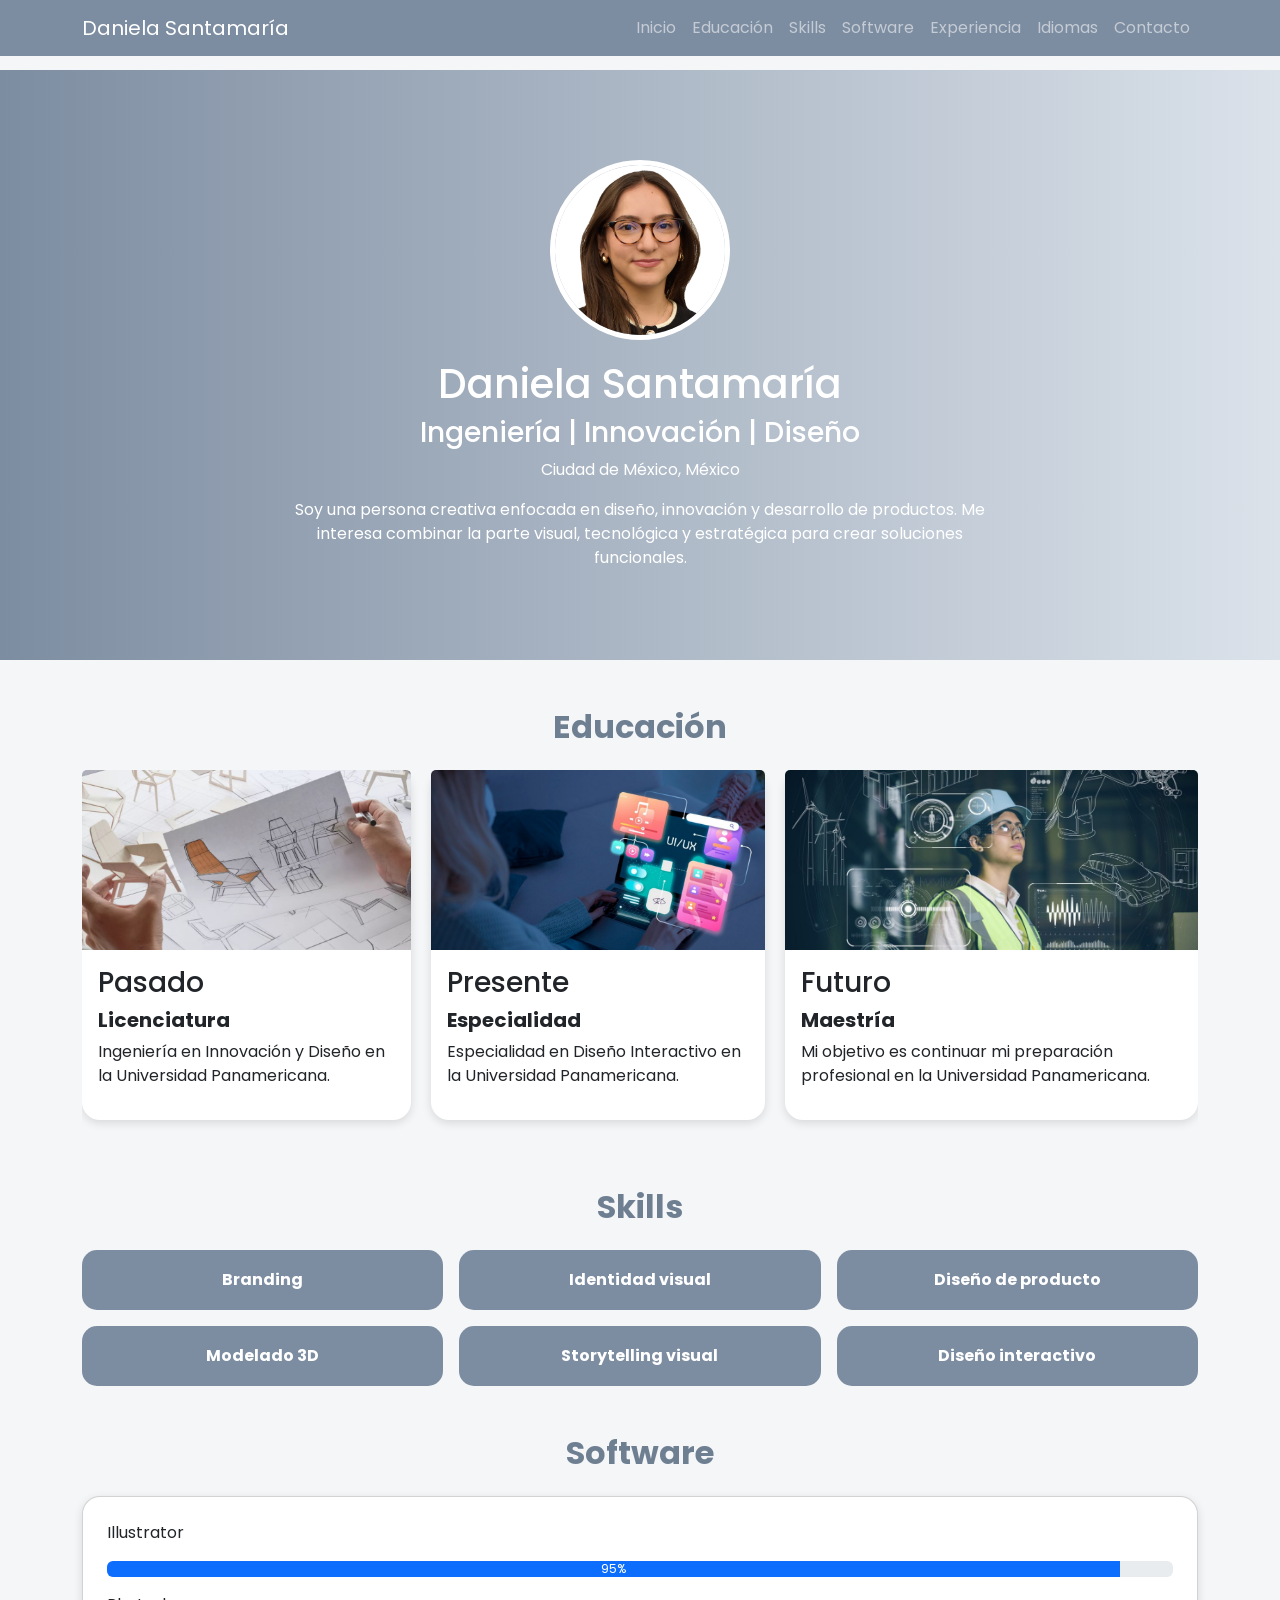
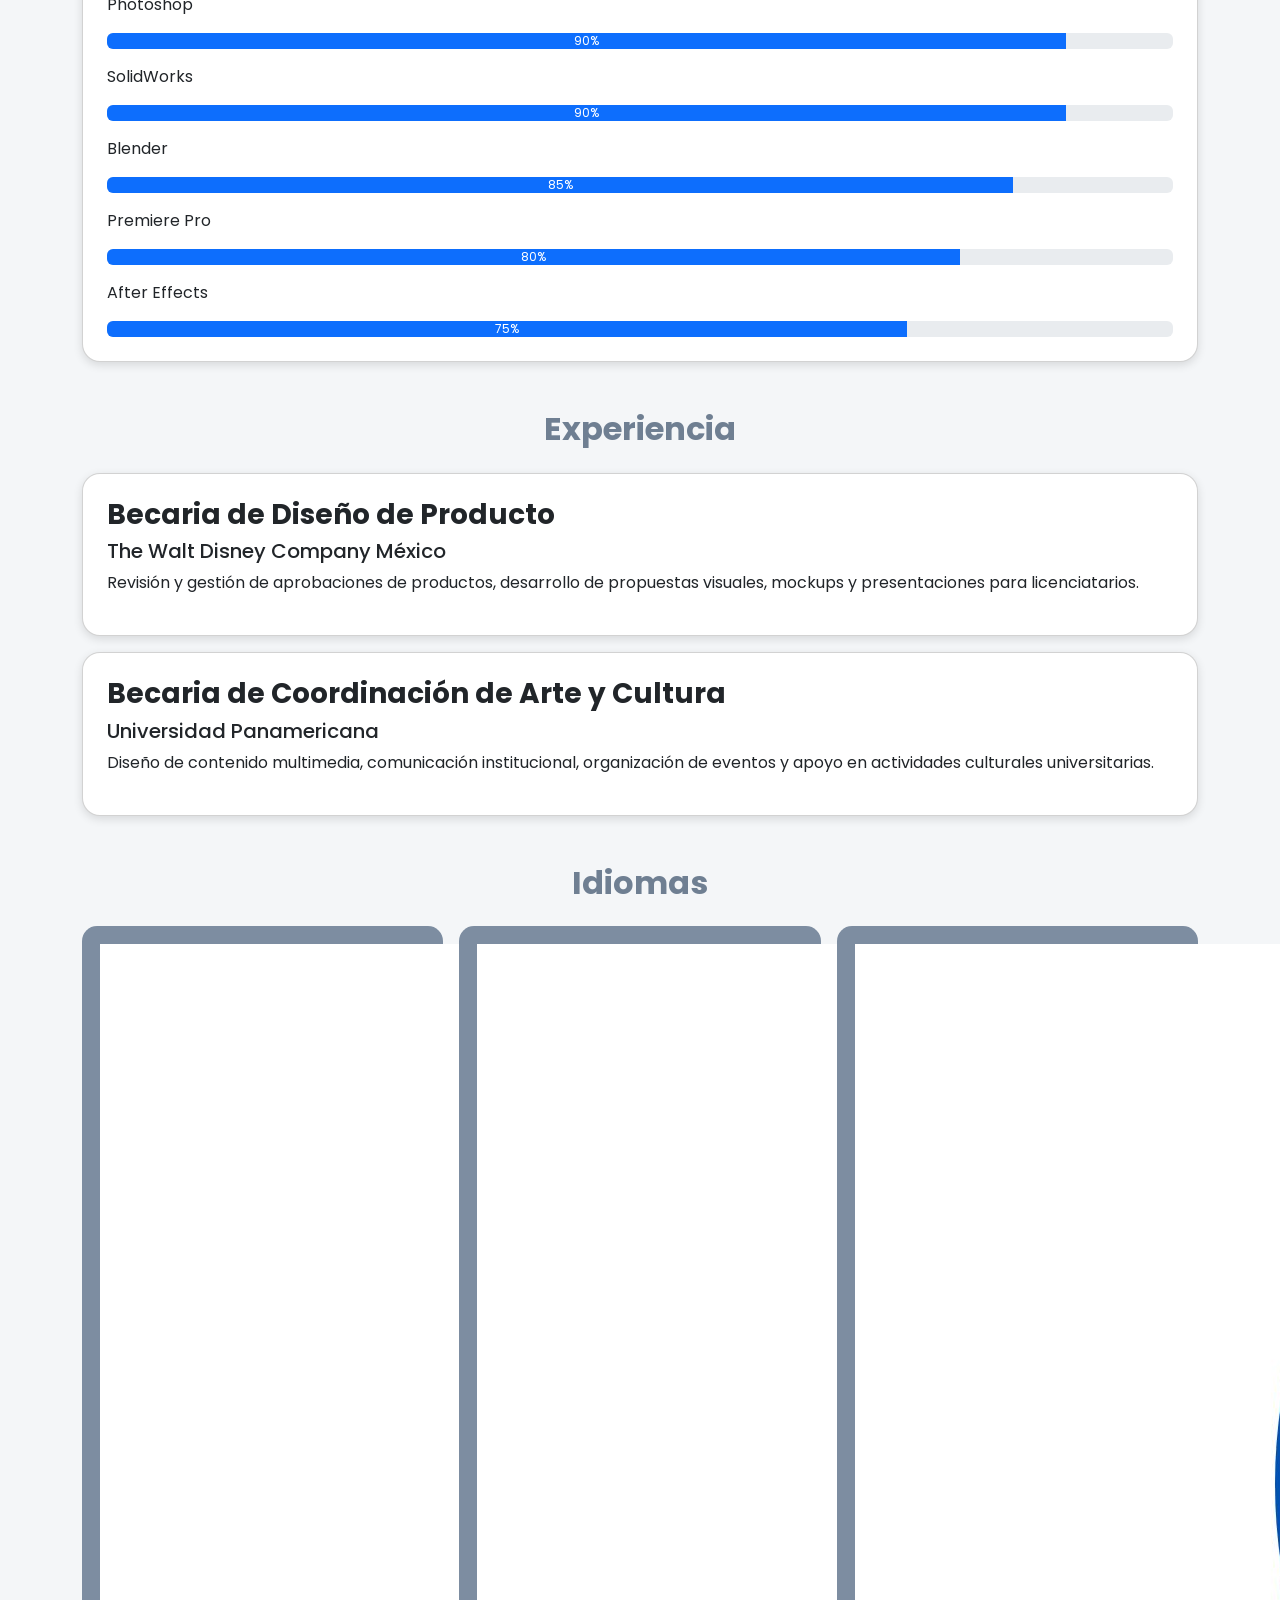
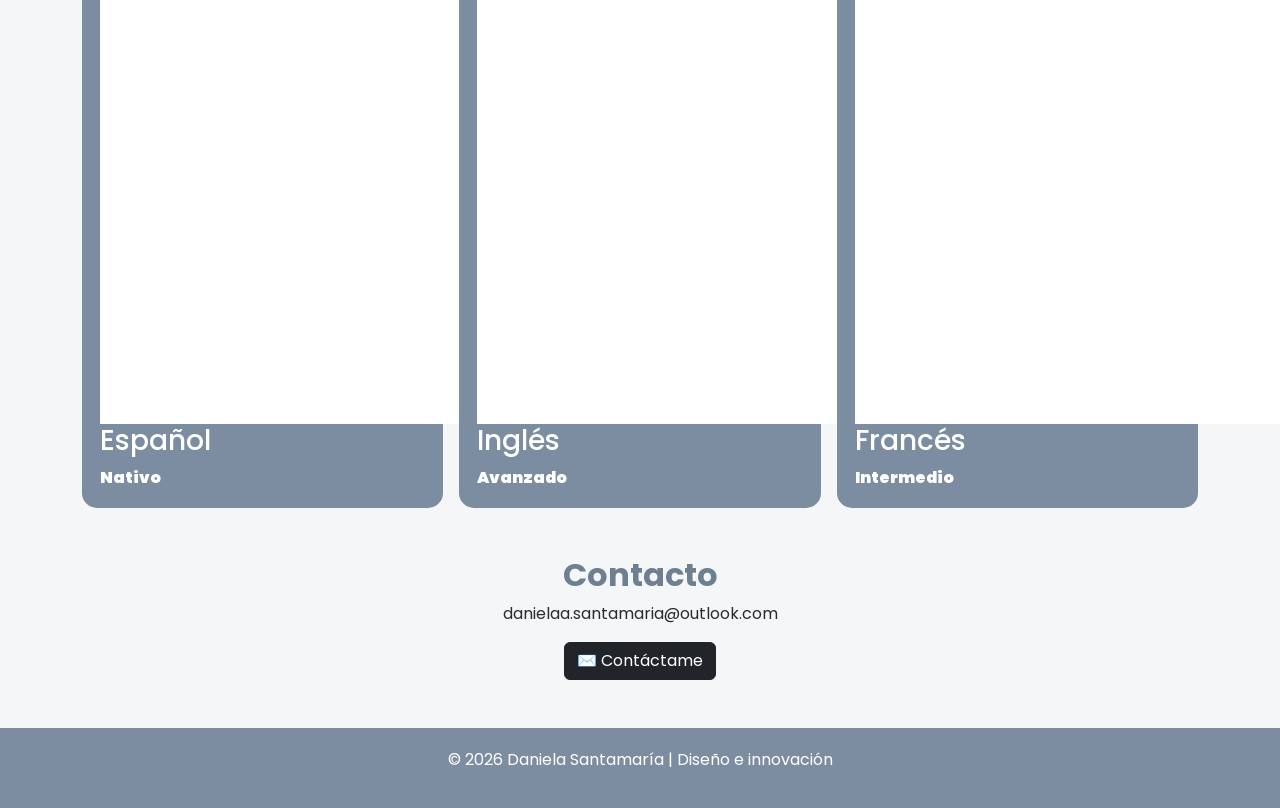
<file: index.html>
<!DOCTYPE html>
<html lang="es">
<head>
    <meta charset="UTF-8">
    <meta name="viewport" content="width=device-width, initial-scale=1.0">
    <title>Daniela Santamaría | Perfil Personal</title>

    <link href="https://cdn.jsdelivr.net/npm/bootstrap@5.3.3/dist/css/bootstrap.min.css" rel="stylesheet">
    <link href="https://fonts.googleapis.com/css2?family=Poppins:wght@300;400;600;700&display=swap" rel="stylesheet">
    <link rel="stylesheet" href="style.css">
</head>

<body>

<header>
    <nav class="navbar navbar-expand-lg navbar-dark fixed-top">
        <div class="container">
            <a class="navbar-brand" href="#inicio">Daniela Santamaría</a>

            <button class="navbar-toggler" type="button" data-bs-toggle="collapse" data-bs-target="#menu">
                <span class="navbar-toggler-icon"></span>
            </button>

            <div class="collapse navbar-collapse" id="menu">
                <ul class="navbar-nav ms-auto">
                    <li class="nav-item"><a class="nav-link" href="#inicio">Inicio</a></li>
                    <li class="nav-item"><a class="nav-link" href="#trayectoria">Educación</a></li>
                    <li class="nav-item"><a class="nav-link" href="#skills">Skills</a></li>
                    <li class="nav-item"><a class="nav-link" href="#software">Software</a></li>
                    <li class="nav-item"><a class="nav-link" href="#experiencia">Experiencia</a></li>
                    <li class="nav-item"><a class="nav-link" href="#idiomas">Idiomas</a></li>
                    <li class="nav-item"><a class="nav-link" href="#contacto">Contacto</a></li>
                </ul>
            </div>
        </div>
    </nav>
</header>

<main>

    <section id="inicio" class="hero">
        <div class="container text-center">
            <img src="foto.JPEG" alt="Foto de Daniela Santamaría" class="foto-perfil">

            <h1>Daniela Santamaría</h1>
            <h3>Ingeniería | Innovación | Diseño</h3>
            <p>Ciudad de México, México</p>

            <p class="intro">
                Soy una persona creativa enfocada en diseño, innovación y desarrollo de productos.
                Me interesa combinar la parte visual, tecnológica y estratégica para crear soluciones funcionales.
            </p>
        </div>
    </section>

    <section id="trayectoria" class="container my-5">
        <h2 class="text-center mb-4">Educación</h2>

        <div class="scroll-horizontal">
            <article class="card tarjeta">
                <img src="pasado.jpg" class="card-img-top" alt="Licenciatura">
                <div class="card-body">
                    <h3>Pasado</h3>
                    <h5><strong>Licenciatura</strong></h5>
                    <p>Ingeniería en Innovación y Diseño en la Universidad Panamericana.</p>
                </div>
            </article>

            <article class="card tarjeta">
                <img src="presente.jpg" class="card-img-top" alt="Especialidad">
                <div class="card-body">
                    <h3>Presente</h3>
                    <h5><strong>Especialidad</strong></h5>
                    <p>Especialidad en Diseño Interactivo en la Universidad Panamericana.</p>
                </div>
            </article>

            <article class="card tarjeta">
                <img src="futuro.jpg" class="card-img-top" alt="Maestría">
                <div class="card-body">
                    <h3>Futuro</h3>
                    <h5><strong>Maestría</strong></h5>
                    <p>Mi objetivo es continuar mi preparación profesional en la Universidad Panamericana.</p>
                </div>
            </article>
        </div>
    </section>

    <section id="skills" class="container my-5">
        <h2 class="text-center mb-4">Skills</h2>

        <div class="row g-3 text-center">
            <article class="col-6 col-md-4"><div class="skill">Branding</div></article>
            <article class="col-6 col-md-4"><div class="skill">Identidad visual</div></article>
            <article class="col-6 col-md-4"><div class="skill">Diseño de producto</div></article>
            <article class="col-6 col-md-4"><div class="skill">Modelado 3D</div></article>
            <article class="col-6 col-md-4"><div class="skill">Storytelling visual</div></article>
            <article class="col-6 col-md-4"><div class="skill">Diseño interactivo</div></article>
        </div>
    </section>

    <section id="software" class="container my-5">
        <h2 class="text-center mb-4">Software</h2>

        <div class="card p-4">
            <p>Illustrator</p>
            <div class="progress mb-3">
                <div class="progress-bar" style="width: 95%">95%</div>
            </div>

            <p>Photoshop</p>
            <div class="progress mb-3">
                <div class="progress-bar" style="width: 90%">90%</div>
            </div>

            <p>SolidWorks</p>
            <div class="progress mb-3">
                <div class="progress-bar" style="width: 90%">90%</div>
            </div>

            <p>Blender</p>
            <div class="progress mb-3">
                <div class="progress-bar" style="width: 85%">85%</div>
            </div>

            <p>Premiere Pro</p>
            <div class="progress mb-3">
                <div class="progress-bar" style="width: 80%">80%</div>
            </div>

            <p>After Effects</p>
            <div class="progress">
                <div class="progress-bar" style="width: 75%">75%</div>
            </div>
        </div>
    </section>

    <section id="experiencia" class="container my-5">
        <h2 class="text-center mb-4">Experiencia</h2>

        <article class="card p-4 mb-3">
            <h3><strong>Becaria de Diseño de Producto</strong></h3>
            <h5>The Walt Disney Company México</h5>
            <p>Revisión y gestión de aprobaciones de productos, desarrollo de propuestas visuales, mockups y presentaciones para licenciatarios.</p>
        </article>

        <article class="card p-4">
            <h3><strong>Becaria de Coordinación de Arte y Cultura</strong></h3>
            <h5>Universidad Panamericana</h5>
            <p>Diseño de contenido multimedia, comunicación institucional, organización de eventos y apoyo en actividades culturales universitarias.</p>
        </article>
    </section>

    <section id="idiomas" class="container my-5">
        <h2 class="text-center mb-4">Idiomas</h2>

        <div class="row g-3">
            <article class="col-md-4">
                <div class="idioma">
                    <img src="espanol.jpg" alt="Español" class="img-idioma">
                    <div>
                        <h3>Español</h3>
                        <strong>Nativo</strong>
                    </div>
                </div>
            </article>

            <article class="col-md-4">
                <div class="idioma">
                    <img src="ingles.jpg" alt="Inglés" class="img-idioma">
                    <div>
                        <h3>Inglés</h3>
                        <strong>Avanzado</strong>
                    </div>
                </div>
            </article>

            <article class="col-md-4">
                <div class="idioma">
                    <img src="frances.jpg" alt="Francés" class="img-idioma">
                    <div>
                        <h3>Francés</h3>
                        <strong>Intermedio</strong>
                    </div>
                </div>
            </article>
        </div>
    </section>

    <section id="contacto" class="container my-5 text-center">
        <h2>Contacto</h2>
        <p>danielaa.santamaria@outlook.com</p>

        <a href="mailto:danielaa.santamaria@outlook.com?subject=Contacto%20desde%20tu%20portafolio" class="btn btn-dark">
            ✉️ Contáctame
        </a>
    </section>

</main>

<footer>
    <p>© 2026 Daniela Santamaría | Diseño e innovación</p>
</footer>

<script src="https://cdn.jsdelivr.net/npm/bootstrap@5.3.3/dist/js/bootstrap.bundle.min.js"></script>

</body>
</html>
</file>
<file: style.css>
body {
    padding-top: 70px;
    background-color: #f4f6f8;
    color: #2b2b2b;
    font-family: 'Poppins', sans-serif;
}

.navbar {
    background-color: #7d8da1;
}

.hero {
    background: linear-gradient(to right, #7d8da1, #dbe2ea);
    color: white;
    padding: 90px 20px;
}

.foto-perfil {
    width: 180px;
    height: 180px;
    border-radius: 50%;
    object-fit: cover;
    border: 5px solid white;
    margin-bottom: 20px;
}

.intro {
    max-width: 700px;
    margin: auto;
}

h2 {
    color: #6f7f92;
    font-weight: bold;
}

.scroll-horizontal {
    display: flex;
    gap: 20px;
    overflow-x: auto;
    padding-bottom: 20px;
    scroll-snap-type: x mandatory;
}

.tarjeta {
    min-width: 300px;
    scroll-snap-align: center;
    border: none;
    box-shadow: 0px 4px 12px rgba(0,0,0,0.15);
}

.tarjeta img {
    height: 180px;
    object-fit: cover;
}

.skill, .idioma {
    background-color: #7d8da1;
    color: white;
    padding: 18px;
    border-radius: 15px;
    font-weight: bold;
}

.card {
    border-radius: 18px;
    box-shadow: 0px 3px 10px rgba(0,0,0,0.12);
}

button {
    border-radius: 20px;
}

footer {
    background-color: #7d8da1;
    color: white;
    text-align: center;
    padding: 20px;
}
</file>
